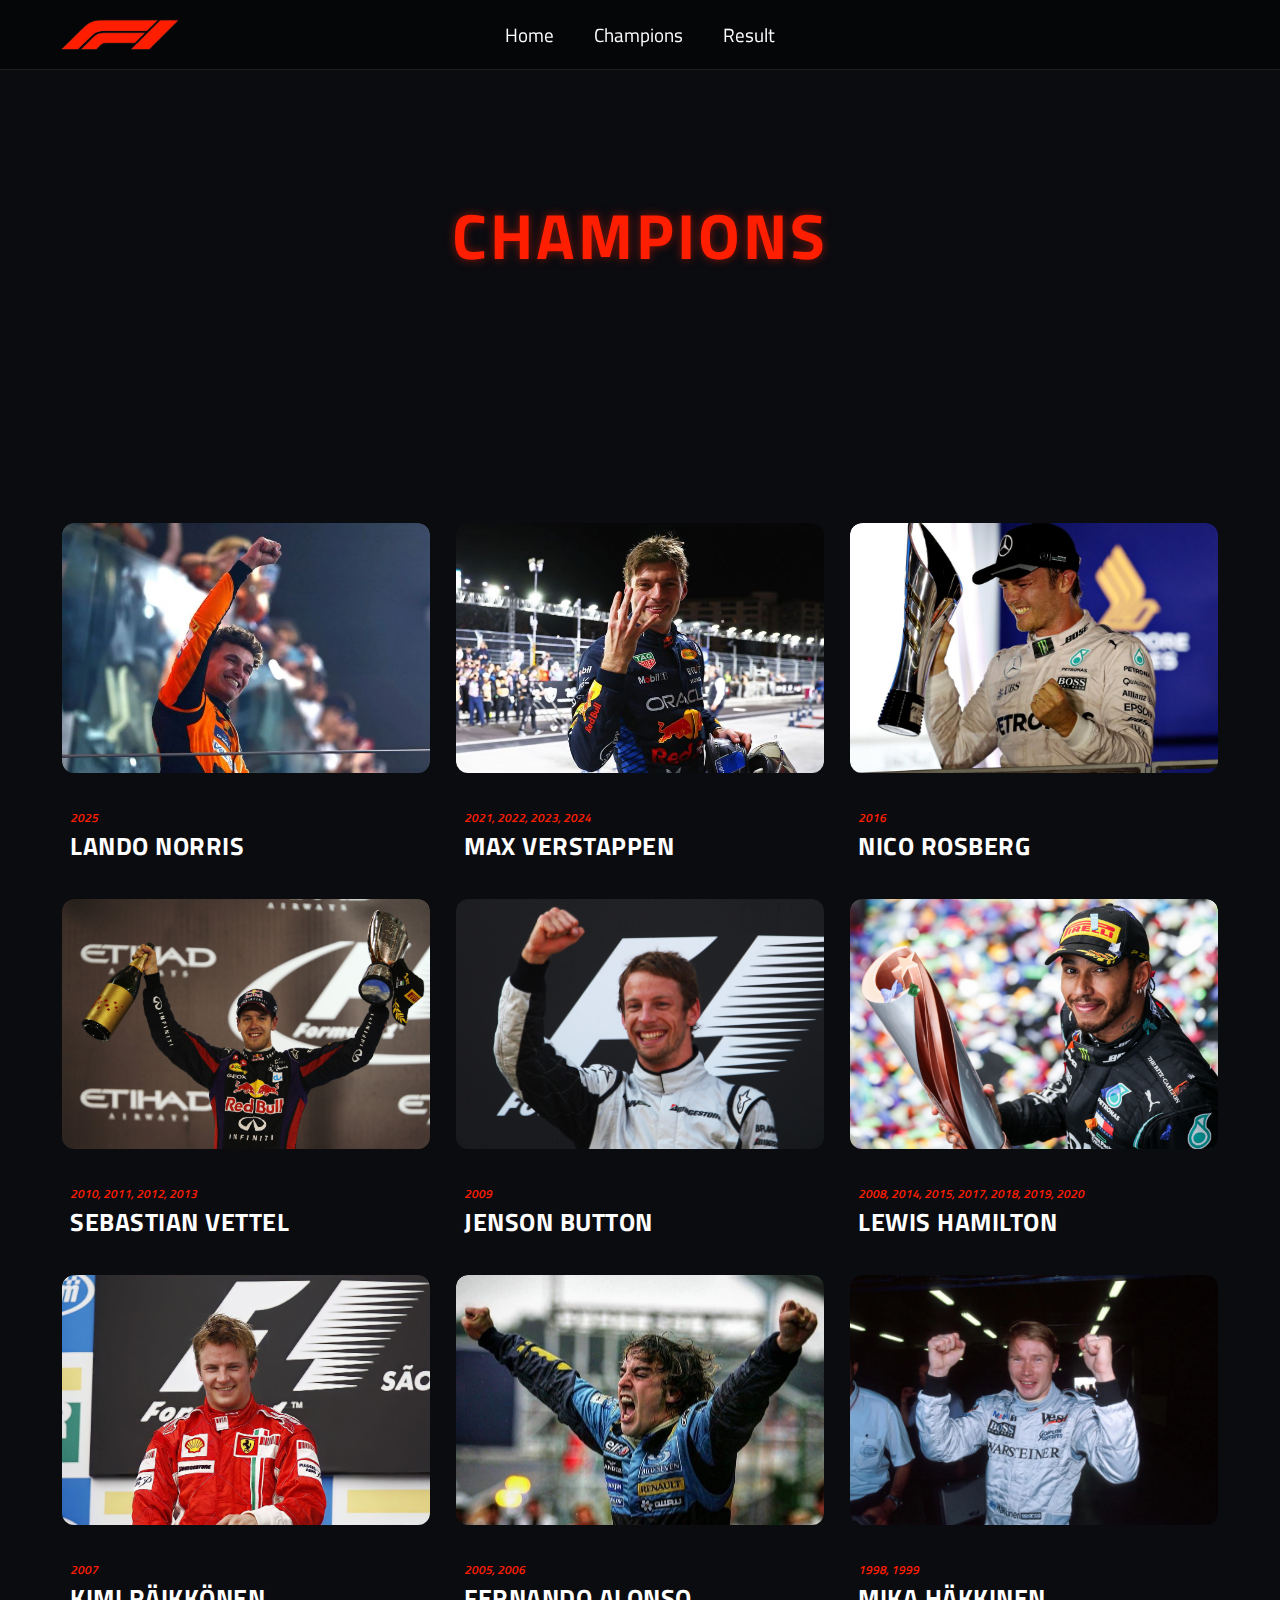
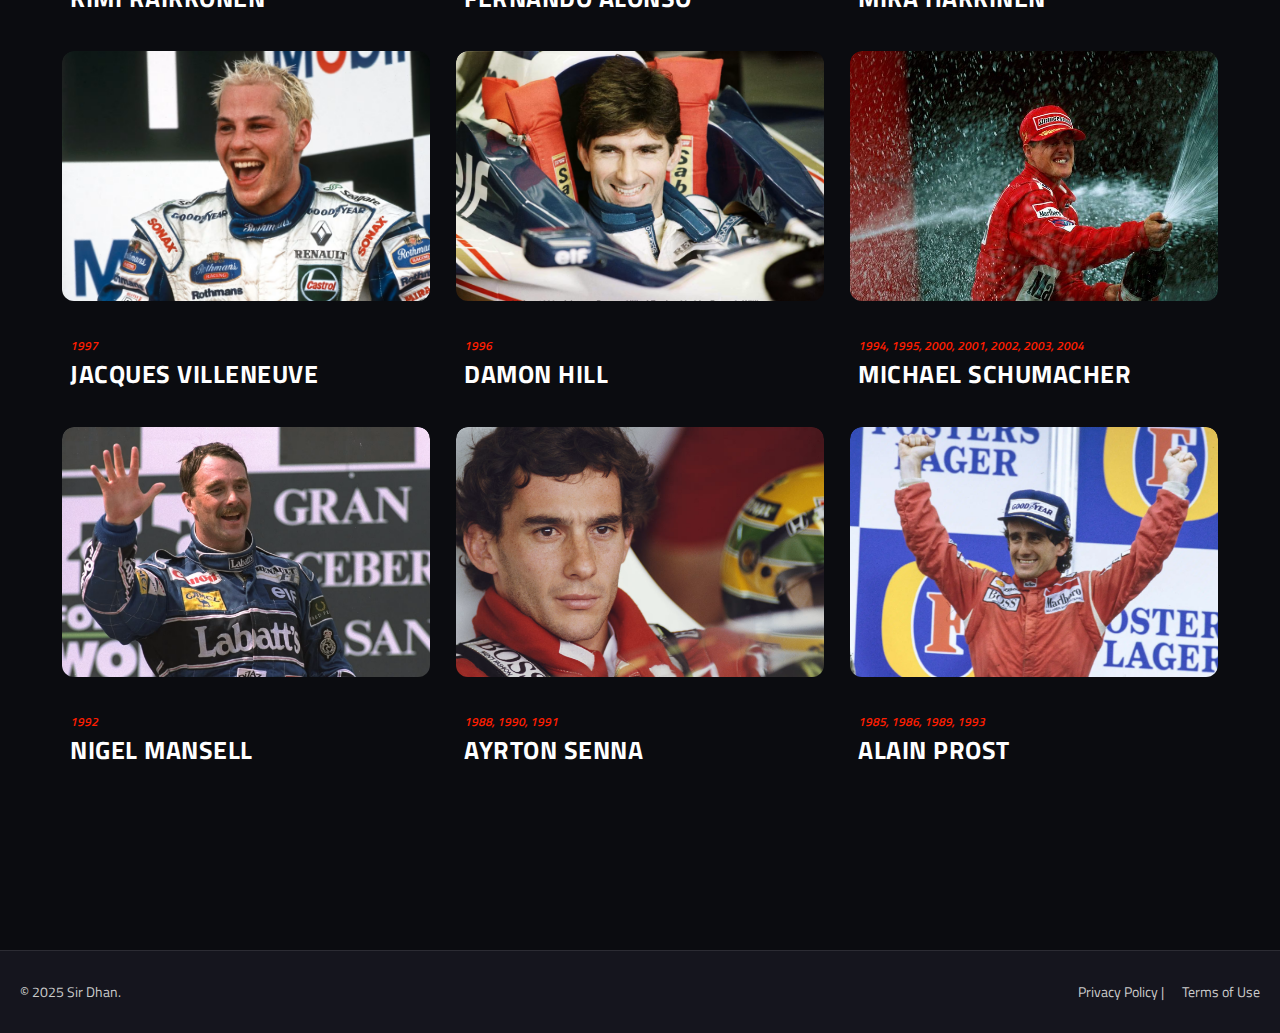
<file: champions.html>
<!DOCTYPE html>
<html lang="en">
<head>
  <meta charset="UTF-8" />
  <meta name="viewport" content="width=device-width, initial-scale=1.0"/>
  <title>F1 Hall of Fame - Champions</title>
  <link rel="stylesheet" href="champions.css"> 
  <link href="https://fonts.googleapis.com/css2?family=Titillium+Web:wght@400;600;700&display=swap" rel="stylesheet">
</head>
<script src="champions.js"></script> 
<body>
  <nav class="navbar">

    <a class="navbar-brand d-flex align-items-center" href="index.html">
          <img src="f1logo.png" alt="F1" class="f1-logo" />
        </a>

    <ul>
      <li><a href="index.html">Home</a></li>
      <li><a href="#" class="active">Champions</a></li>
      <li><a href="result.html">Result</a></li>
    </ul>
  </nav>

  <section class="hero champions-hero">
    <h1>CHAMPIONS</h1>
  </section>


  <main>
    <section class="driver-grid-section">
      <!-- <h2>World Champions</h2> -->
      <div id="driver-grid" class="driver-grid">
      </div>
    </section>

    <section id="profile-content" class="profile-content">
      <div class="profile-container">
        <!-- <img id="profile-image" src="" alt="Driver Image" class="profile-image">
        <div class="profile-text">
          <h2 id="profile-fullname">Loading...</h2>
          <p id="profile-bio">Loading biography...</p>
          <p><strong>World Championship Years:</strong> <span id="profile-years">Loading...</span></p>
          <p><strong>Notable Teams:</strong> <span id="profile-teams">Loading...</span></p>
        </div> -->
      </div>
    </section>
  </main>

  <footer>
    <div class="footer-content">
      <p>&copy; 2025 Sir Dhan.</p>
      <div class="footer-links">
        <a href="#">Privacy Policy</a> | <a href="#">Terms of Use</a>
      </div>
    </div>
  </footer>
</body>
</html>
</file>
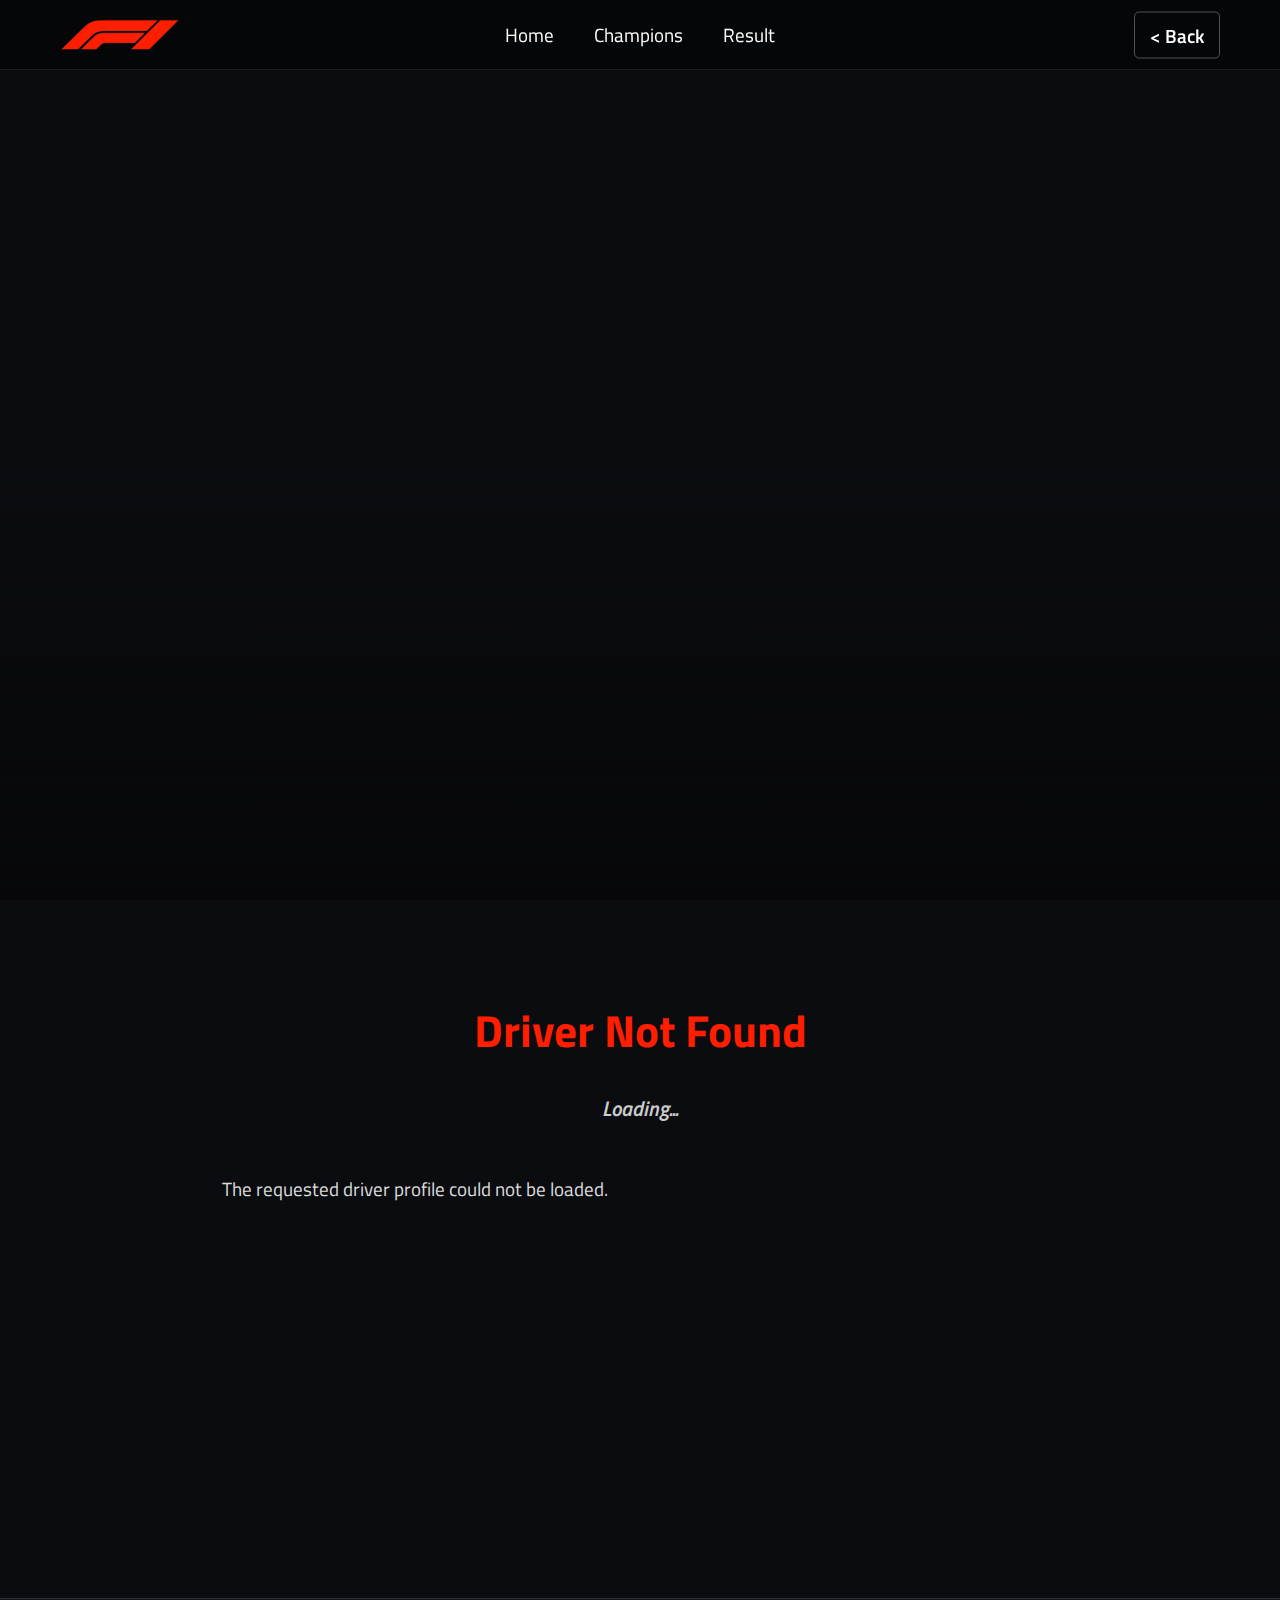
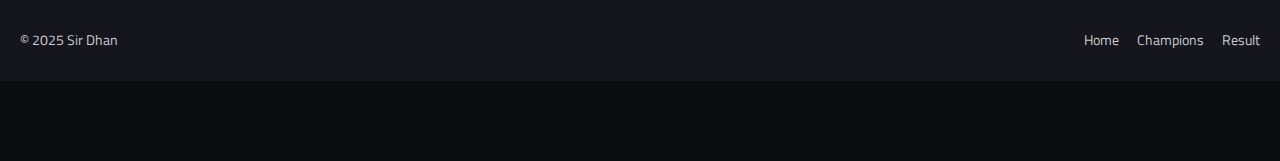
<file: driver-profile.html>
<!DOCTYPE html>
<html lang="en">
<head>
  <meta charset="UTF-8" />
  <meta name="viewport" content="width=device-width, initial-scale=1.0"/>
  <title id="profile-title">F1 Champion Profile</title>
  <link rel="stylesheet" href="driver-profile.css"> 
  <link href="https://fonts.googleapis.com/css2?family=Titillium+Web:wght@400;600;700&display=swap" rel="stylesheet">
</head>
 <script src="champions.js"></script>
<body>

  <nav class="navbar">

    <a class="navbar-brand d-flex align-items-center" href="index.html">
          <img src="f1logo.png" alt="F1" class="f1-logo" />
        </a>

    <ul>
      <li><a href="index.html">Home</a></li>
      <li><a href="champions.html">Champions</a></li>
      <li><a href="result.html">Result</a></li>
    </ul>
    
    <a href="champions.html" class="btn-back" id="back-button">
      &lt; Back
    </a>
    </nav>

  <section id="profile-hero-section" class="hero profile-hero">
  </section>
  
  <section class="profile-content">
    <div class="profile-container">
      
      <h2 id="profile-fullname" class="profile-fullname">Loading...</h2>

      <p id="profile-years" class="profile-years">Loading...</p>

      <div id="profile-bio-container" class="profile-bio-container">
        </div>

      <div id="profile-image-gallery" class="profile-image-gallery">
        </div>

      <blockquote id="profile-quote" class="profile-quote">
        </blockquote>
      <p id="profile-author" class="profile-author"></p>

    </div>
  </section>

  <footer>
    <div class="footer-content">
      <p>&copy; 2025 Sir Dhan</p>
      <div class="footer-links">
        <a href="index.html">Home</a>
        <a href="champions.html">Champions</a>
        <a href="result.html">Result</a>
      </div>
    </div>
  </footer>

</body>
</html>
</file>
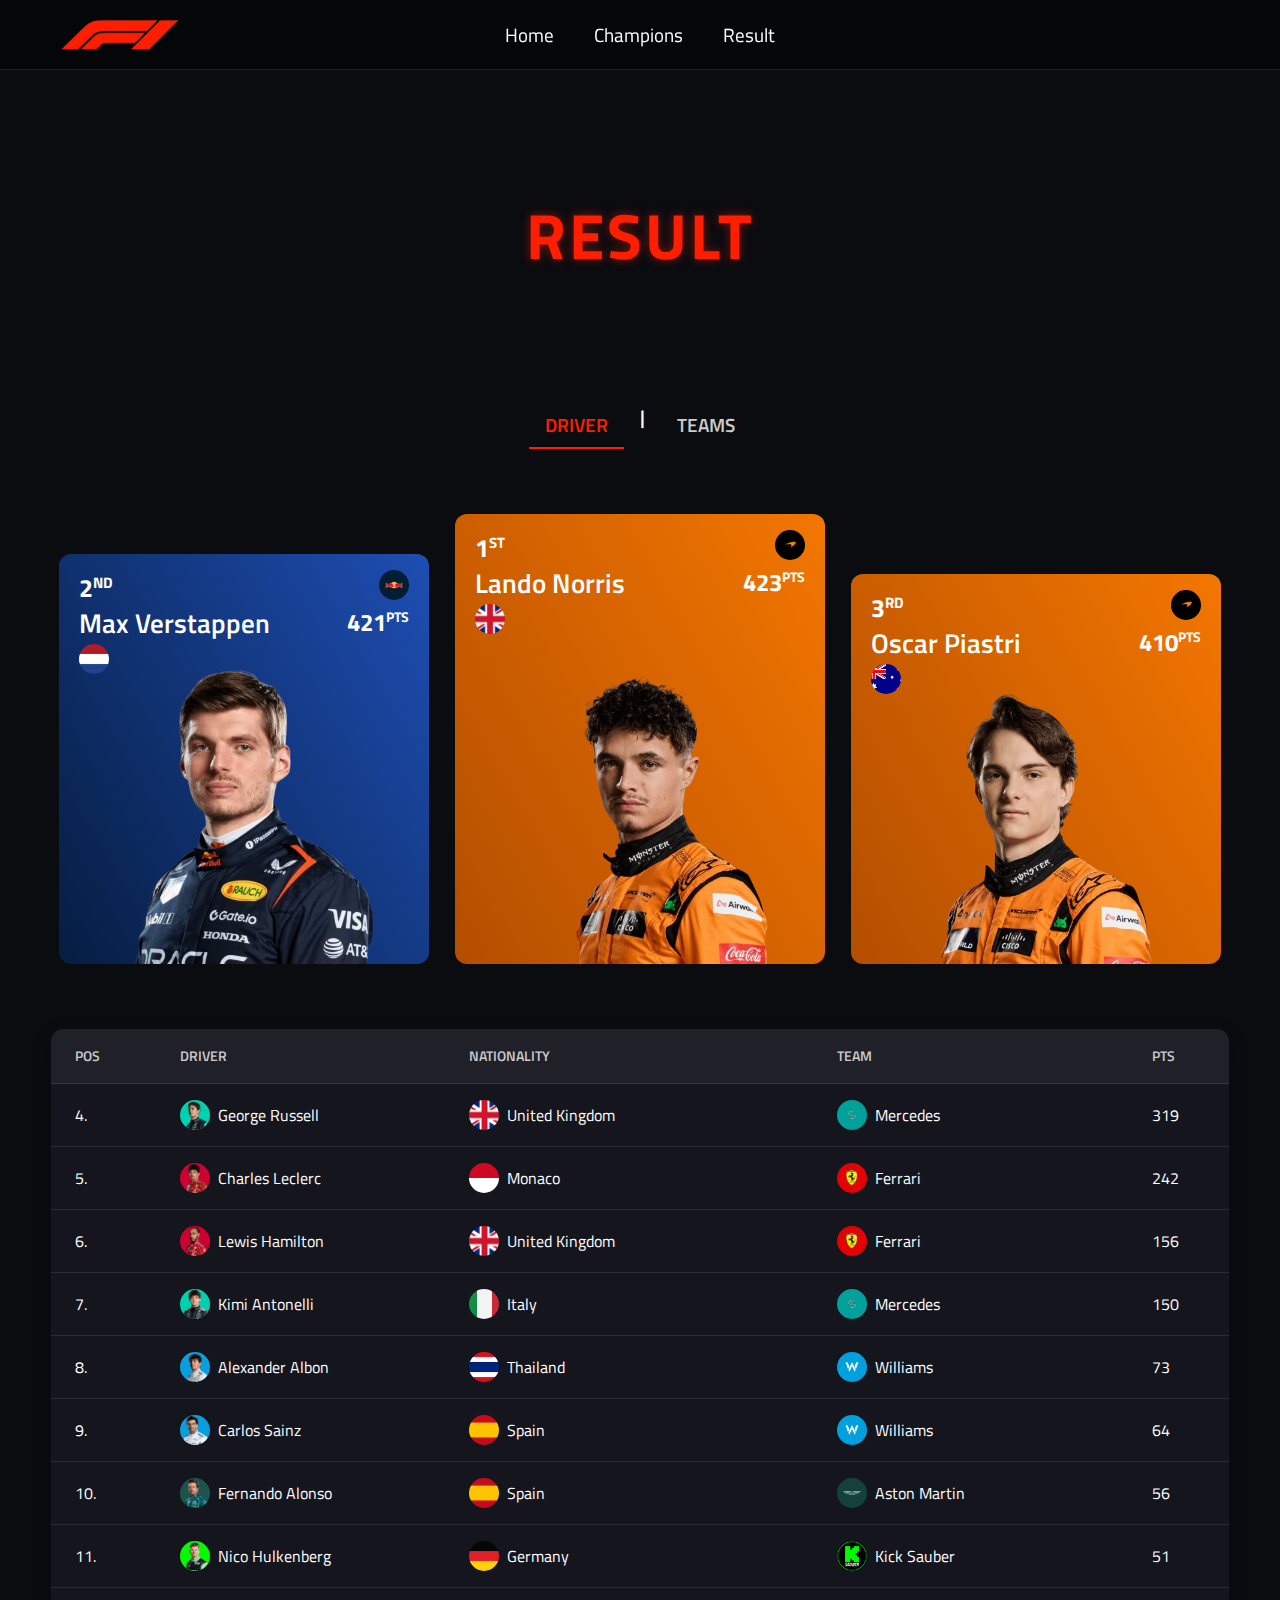
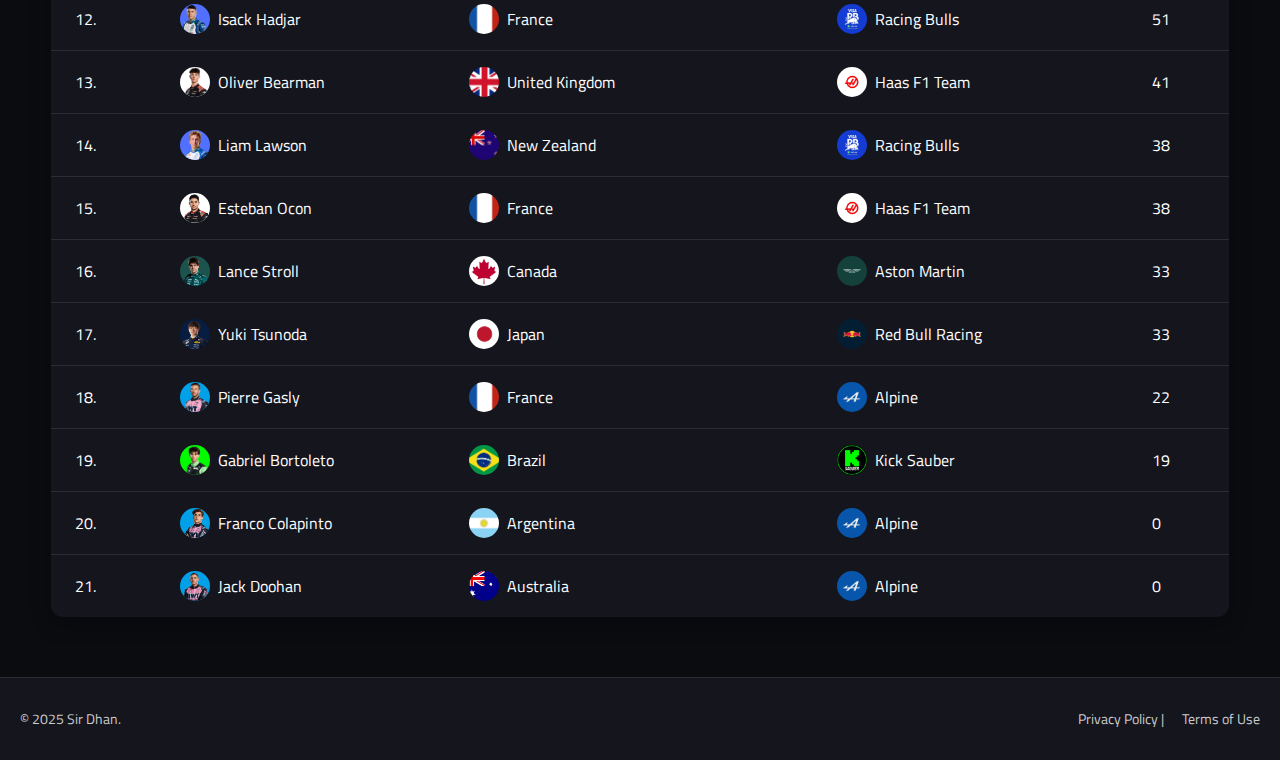
<file: result.html>
<!DOCTYPE html>
<html lang="en">
<head>
  <meta charset="UTF-8" />
  <meta name="viewport" content="width=device-width, initial-scale=1.0"/>
  <title>Formula 1 Results</title>
  <link rel="stylesheet" href="result.css">
  <link href="https://fonts.googleapis.com/css2?family=Titillium+Web:wght@400;600;700&display=swap" rel="stylesheet">

</head>
<script src="script.js"></script>
<body>
  <nav class="navbar">

    <a class="navbar-brand d-flex align-items-center" href="index.html">
          <img src="f1logo.png" alt="F1" class="f1-logo" />
        </a>

    <ul>
      <li><a href="index.html">Home</a></li>
      <li><a href="champions.html">Champions</a></li>
      <li><a href="#" class="active">Result</a></li>
    </ul>
  </nav>

  <section class="hero result-hero">
    <h1>RESULT</h1>
  </section>

  <div class="result-tabs">
    <button class="tab-button active" data-tab="drivers">DRIVER</button> | <button class="tab-button" data-tab="teams">TEAMS</button> </div>

  <div class="standings-container">
    <div id="main-content"> <section class="top-drivers">
        <div class="driver-card-result blue" id="oscar-card">
          <div class="position">2<sup class="position-suffix">ND</sup></div>
          <div class="driver-name">Max Verstappen</div>
          <div class="top-3-nationality-container">
                <img src="netherland.jfif" alt="netherland" class="driver-nationality" id="netherland-flag">
              </div>
          <div class="points">421<sup class="points-suffix">PTS</sup></div>
          <img src="redbull-logo.jfif" alt="Red Bull" class="logo-image">
          <img src="verstappen.png" alt="Max Verstappen" class="driver-image" id="max-img">
        </div>

        <div class="driver-card-result orange" id="lando-card">
          <div class="position">1<sup class="position-suffix">ST</sup></div>
          <div class="driver-name">Lando Norris </div>
          <div class="top-3-nationality-container">
                <img src="UK.jfif" alt="UnitedKingdom" class="driver-nationality" id="uk-flag">
              </div>
          <div class="points">423<sup class="points-suffix">PTS</sup></div>
          <img src="McLaren-logo.jfif" alt="Mclaren" class="logo-image">
          <img src="norris.png" alt="Lando Norris" class="driver-image">
        </div>

        <div class="driver-card-result orange" id="max-card">
          <div class="position">3<sup class="position-suffix">RD</sup></div>
          <div class="driver-name">Oscar Piastri</div>
          <div class="top-3-nationality-container">
                <img src="australia.jfif" alt="Australia" class="driver-nationality" id="australia-flag">
              </div>
          <div class="points">410<sup class="points-suffix">PTS</sup></div>
          <img src="McLaren-logo.jfif" alt="Mclaren" class="logo-image" id="redbull-logo">
          <img src="piastri.png" alt="Oscar Piastri" class="driver-image" id="oscar-img">
        </div>
      </section>

      <section class="ranking-table">
        <div class="table-header">
          <div>Pos</div>
          <div>Driver</div>
          <div>Nationality</div>
          <div>Team</div>
          <div>PTS</div>
        </div>

        <div class="table-row">
          <div>4.</div>
          <div class="driver-info">
            <img src="george.png" alt="George Russell" class="driver-avatar" id="mercedes-img">
            George Russell
          </div>
          <div class="nationality-container">
            <img src="UK.jfif" alt="UnitedKingdom" class="driver-nationality" id="uk-flag">
            United Kingdom
          </div>
          <div class="team-container">
            <img src="mercedes-logo.jfif" alt="Mercedes" class="teams-logo" id="mercedeslogo-img">
            Mercedes
          </div>
          <div>319</div>
        </div>

        <div class="table-row">
          <div>5.</div>
          <div class="driver-info">
            <img src="charles.png" alt="Charles Leclerc" class="driver-avatar" id="ferrari-img">
            Charles Leclerc
          </div>
          <div class="nationality-container">
            <img src="monaco.png" alt="Monaco" class="driver-nationality" id="monaco-flag">
            Monaco
          </div>
          <div class="team-container">
            <img src="ferrari-logo.jfif" alt="logo-Ferrari" class="teams-logo" id="ferrari-logo-img">
            Ferrari
          </div>
          <div>242</div>
        </div>

        <div class="table-row">
          <div>6.</div>
          <div class="driver-info">
            <img src="hamilton.png" alt="Lewis Hamilton" class="driver-avatar" id="ferrari-img">
            Lewis Hamilton
          </div>
          <div class="nationality-container">
            <img src="UK.jfif" alt="UnitedKingdom" class="driver-nationality" id="uk-flag">
            United Kingdom
          </div>
          <div class="team-container">
            <img src="ferrari-logo.jfif" alt="logo-ferrari" class="teams-logo" id="ferrarilogo-img">
            Ferrari
          </div>
          <div>156</div>
        </div>

        <div class="table-row">
          <div>7.</div>
          <div class="driver-info">
            <img src="antonelli.png" alt="Kimi Antonelli" class="driver-avatar" id="mercedes-img">
            Kimi Antonelli
          </div>
          <div class="nationality-container">
            <img src="italy.jfif" alt="Italy" class="driver-nationality" id="italy-flag">
            Italy
          </div>
          <div class="team-container">
            <img src="mercedes-logo.jfif" alt="Mercedes" class="teams-logo" id="ferrarilogo-img">
            Mercedes
          </div>
          <div>150</div>
        </div>

        <div class="table-row">
          <div>8.</div>
          <div class="driver-info">
            <img src="albon.png" alt="Alexander Albon" class="driver-avatar" id="williams-img">
            Alexander Albon
          </div>
          <div class="nationality-container">
            <img src="thailand.jfif" alt="Thailand" class="driver-nationality" id="thailand-flag">
            Thailand
          </div>
          <div class="team-container">
            <img src="williams-logo.jfif" alt="Williams" class="teams-logo" id="williasmlogo-img">
            Williams
          </div>
          <div>73</div>
        </div>

        <div class="table-row">
          <div>9.</div>
          <div class="driver-info">
            <img src="sainz.png" alt="Carlos Sainz" class="driver-avatar" id="williams-img">
            Carlos Sainz
          </div>
          <div class="nationality-container">
            <img src="spain.jfif" alt="Spain" class="driver-nationality" id="spain-flag">
            Spain
          </div>
          <div class="team-container">
            <img src="williams-logo.jfif" alt="Williams" class="teams-logo" id="williasmlogo-img">
            Williams
          </div>
          <div>64</div>
        </div>

        <div class="table-row">
          <div>10.</div>
          <div class="driver-info">
            <img src="alonso.png" alt="Fernando Alonso" class="driver-avatar" id="astonmartin-img">
            Fernando Alonso
          </div>
          <div class="nationality-container">
            <img src="spain.jfif" alt="Spain" class="driver-nationality" id="spain-flag">
            Spain
          </div>
          <div class="team-container">
            <img src="astonmartin-logo.jfif" alt="Aston Martin" class="teams-logo" id="astonamrtinlogo-img">
            Aston Martin
          </div>
          <div>56</div>
        </div>

        <div class="table-row">
          <div>11.</div>
          <div class="driver-info">
            <img src="hulkenberg.png" alt="Nico Hulkenberg" class="driver-avatar" id="kicksauber-img">
            Nico Hulkenberg
          </div>
          <div class="nationality-container">
            <img src="german.jfif" alt="German" class="driver-nationality" id="german-flag">
            Germany
          </div>
          <div class="team-container">
            <img src="kicksauber.jfif" alt="Kicksauber" class="teams-logo" id="kicksauberlogo-img">
            Kick Sauber
          </div>
          <div>51</div>
        </div>

        <div class="table-row">
          <div>12.</div>
          <div class="driver-info">
            <img src="hadjar.png" alt="Isack Hadjar" class="driver-avatar" id="racingbulls-img">
            Isack Hadjar
          </div>
          <div class="nationality-container">
            <img src="france.jfif" alt="France" class="driver-nationality" id="france-flag">
            France
          </div>
          <div class="team-container">
            <img src="racingbull-logo.jfif" alt="Racing Bulls" class="teams-logo" id="racingbullslogo-img">
            Racing Bulls
          </div>
          <div>51</div>
        </div>

        <div class="table-row">
          <div>13.</div>
          <div class="driver-info">
            <img src="bearman.png" alt="Oliver Bearman" class="driver-avatar" id="haas-img">
            Oliver Bearman
          </div>
          <div class="nationality-container">
            <img src="UK.jfif" alt="UnitedKingdom" class="driver-nationality" id="uk-flag">
            United Kingdom
          </div>
          <div class="team-container">
            <img src="haas-logo.jfif" alt="Haas F1 Team" class="teams-logo" id="haaslogo-img">
            Haas F1 Team
          </div>
          <div>41</div>
        </div>

        <div class="table-row">
          <div>14.</div>
          <div class="driver-info">
            <img src="lawson.webp" alt="Liam Lawson" class="driver-avatar" id="racingbulls-img">
            Liam Lawson
          </div>
          <div class="nationality-container">
            <img src="new zealand.jfif" alt="New Zealand" class="driver-nationality" id="newzealand-flag">
            New Zealand
          </div>
          <div class="team-container">
            <img src="racingbull-logo.jfif" alt="Racing Bulls" class="teams-logo" id="racingbullslogo-img">
            Racing Bulls
          </div>
          <div>38</div>
        </div>

        <div class="table-row">
          <div>15.</div>
          <div class="driver-info">
            <img src="esteban.png" alt="Esteban Ocon" class="driver-avatar" id="haas-img">
            Esteban Ocon
          </div>
          <div class="nationality-container">
            <img src="france.jfif" alt="France" class="driver-nationality" id="france-flag">
            France
          </div>
          <div class="team-container">
            <img src="haas-logo.jfif" alt="Haas F1 Team" class="teams-logo" id="haaslogo-img">
            Haas F1 Team
          </div>
          <div>38</div>
        </div>

        <div class="table-row">
          <div>16.</div>
          <div class="driver-info">
            <img src="stroll.png" alt="Lance Stroll" class="driver-avatar" id="astonmartin-img">
            Lance Stroll
          </div>
          <div class="nationality-container">
            <img src="canada.jfif"  alt="Canada" class="driver-nationality" id="canada-flag">
            Canada
          </div>
          <div class="team-container">
            <img src="astonmartin-logo.jfif" alt="Aston Martin" class="teams-logo" id="astonamrtinlogo-img">
            Aston Martin
          </div>
          <div>33</div>
        </div>

        <div class="table-row">
          <div>17.</div>
          <div class="driver-info">
            <img src="tsunoda.png" alt="Yuki Tsunoda" class="driver-avatar" id="redbull-img">
            Yuki Tsunoda
          </div>
          <div class="nationality-container">
            <img src="japan.jfif" alt="Japan" class="driver-nationality" id="japan-flag">
            Japan
          </div>
          <div class="team-container">
            <img src="redbull-logo.jfif" alt="Red Bull Racing" class="teams-logo" id="redbulllogo-img">
            Red Bull Racing
          </div>
          <div>33</div>
        </div>

        <div class="table-row">
          <div>18.</div>
          <div class="driver-info">
            <img src="gasly.png" alt="Pierre Gasly" class="driver-avatar" id="alpine-img">
            Pierre Gasly
          </div>
          <div class="nationality-container">
            <img src="france.jfif" alt="France" class="driver-nationality" id="france-flag">
            France
          </div>
          <div class="team-container">
            <img src="alpine-logo.jpg" alt="Alpine" class="teams-logo" id="alpinelogo-img">
            Alpine
          </div>
          <div>22</div>
        </div>

        <div class="table-row">
          <div>19.</div>
          <div class="driver-info">
            <img src="borteleto.png" alt="Gabriel Bortoleto" class="driver-avatar" id="kicksauber-img">
            Gabriel Bortoleto
          </div>
          <div class="nationality-container">
            <img src="brazil.jfif" alt="Brazil" class="driver-nationality" id="brazil-flag">
            Brazil
          </div>
          <div class="team-container">
            <img src="kicksauber.jfif" alt="Kick Sauber" class="teams-logo" id="kicksauberlogo-img">
            Kick Sauber
          </div>
          <div>19</div>
        </div>

        <div class="table-row">
          <div>20.</div>
          <div class="driver-info">
            <img src="colapinto.png" alt="Franco Colapinto" class="driver-avatar" id="alpine-img">
            Franco Colapinto
          </div>
          <div class="nationality-container">
            <img src="argentina.jfif" alt="Argentina" class="driver-nationality" id="argentina-flag">
            Argentina
          </div>
          <div class="team-container">
            <img src="alpine-logo.jpg" alt="Alpine" class="teams-logo" id="alpinelogo-img">
            Alpine
          </div>
          <div>0</div>
        </div>

        <div class="table-row">
          <div>21.</div>
          <div class="driver-info">
            <img src="doohan.avif" alt="Jack Doohan" class="driver-avatar"  id="doohan-img">
            Jack Doohan
          </div>
          <div class="nationality-container">
            <img src="australia.jfif" alt="Australia" class="driver-nationality" id="australia-flag">
            Australia
          </div>
          <div class="team-container">
            <img src="alpine-logo.jpg" alt="Alpine" class="teams-logo" id="alpinelogo-img">
            Alpine
          </div>
          <div>0</div>
        </div>
      
      </section>
    </div> </div>

  <footer>
    <div class="footer-content">
      <p>&copy; 2025 Sir Dhan.</p>
      <div class="footer-links">
        <a href="#">Privacy Policy</a> | <a href="#">Terms of Use</a>
      </div>
    </div>
  </footer>
</body>
</html>
</file>
<file: champions.css>
* {
  margin: 0;
  padding: 0;
  box-sizing: border-box;
}

body {
  background-color: #0B0C10;
  font-family: 'Titillium Web', sans-serif;
  color: white;
  overflow-x: hidden;
}

.navbar .f1-logo {
  width: 120px;
  height: auto;
  position: absolute;
  left: 60px;
  top: 50%;
  transform: translateY(-50%);
}


.navbar {
  position: fixed;
  top: 0;
  width: 100%;
  padding: 20px;
  z-index: 100;
  background: rgba(0,0,0,0.5);
  backdrop-filter: blur(10px);
  border-bottom: 1px solid rgba(255, 255, 255, 0.1);
}

.navbar ul {
  display: flex;
  justify-content: center;
  list-style: none;
  gap: 40px;
}

.navbar a {
  color: white;
  text-decoration: none;
  font-size: 1.2rem;
  transition: all 0.5s ease-in-out;
}

.navbar a:hover {
  color: #FF1E00;
}


.champions-hero {
  position: relative;
  height: 30vh;
  display: flex;
  align-items: center;
  justify-content: center;
  padding: 0 5%;
  overflow: hidden;
  margin-top: 100px;
  text-align: center;
  /* background: linear-gradient(rgba(0, 0, 0, 0.7), rgba(0, 0, 0, 0.7)), url('hero-bg.jpg'); Opsional: Tambahkan gambar latar */
}

.champions-hero h1 {
  font-size: 4rem;
  font-weight: 700;
  letter-spacing: 3px;
  text-transform: uppercase;
  color: #FF1E00;
  text-shadow: 0 0 10px rgba(255, 30, 0, 0.5);
}

main {
  padding: 20px;
  max-width: 1300px;
  margin: 30px auto;
  margin-top: 100px;
}

.driver-grid-section {
  margin-bottom: 60px;
}

.driver-grid-section h2 {
  font-size: 1.8rem;
  font-weight: 700;
  margin-bottom: 20px;
  text-align: center;
}

.driver-grid {
  display: grid;
  grid-template-columns: repeat(3, 370px);
  justify-content: center;
  gap: 1.5rem;
  padding: 2rem 0;
  width: 100%;
  margin: 0 auto;
}

.driver-card {
  height: 350px;
  border-radius: 12px;
  overflow: hidden;
  position: relative;
  background-color: transparent;
  margin: 1px;
  cursor: pointer;
  transition: transform 0.3s ease, box-shadow 0.3s ease;
  display: flex;
  flex-direction: column;
  justify-content: space-between;
}
/* .driver-card:hover {
  transform: translateY(-5px); 
  transform: scale(1.5);
  
} */

.driver-card .card-image {
  width: 100%;
  height: 250px;
  overflow: hidden;
  display: flex;
  align-items: center;
  justify-content: center;
  border-radius: 12px;
    
}
.card-image img:hover{
      transform: scale(1.2); 
}

.driver-card .card-image img {
  width: 370px;
  height: 100%;
  object-fit: cover;
  object-position: center;
  border-radius: 4px;
  transition: transform 4.0s;
    object-fit: cover;
    
}

.driver-card .card-info {
  padding: 0.5rem;
  background-color: transparent;
  
}

.driver-card .year-text {
  font-size: 0.75rem;
  font-style: italic;
  color: #FF1E00;
  font-weight: 600;
  /* margin-bottom: 0.5rem; */
}

.driver-card .full-name {
  font-size: 25px;
  font-weight: 700;
  text-transform: uppercase;
  letter-spacing: 0.5px;
  color: white;
}


@media (min-width: 768px) {
  .profile-container {
    flex-direction: row;
    align-items: flex-start;
  }
}

.profile-image {
  width: 100%;
  max-width: 300px;
  border-radius: 8px;
  box-shadow: 0 4px 8px rgba(0,0,0,0.5);
}

.profile-text {
  flex: 1;
  padding: 5rem;
}

.profile-text h2 {
  font-size: 2.5rem;
  margin-bottom: 5rem;
  color: #FF1E00;
}

.profile-text p {
  margin-bottom: 1rem;
  line-height: 1.6;
}

footer {
  background-color: #15151E;
  color: #ccc;
  padding: 30px 20px;
  margin-top: 60px;
  border-top: 1px solid rgba(255, 255, 255, 0.1);
  font-size: 0.9rem;
}

.footer-content {
  max-width: 1300px;
  margin: 0 auto;
  display: flex;
  justify-content: space-between;
  align-items: center;
  flex-wrap: wrap;
  gap: 15px;
}

.footer-links a {
  color: #ccc;
  text-decoration: none;
  margin-left: 15px;
  transition: color 0.3s;
}

.footer-links a:hover {
  color: #FF1E00;
}

@media (max-width: 768px) {
  .champions-hero h1 {
    font-size: 2.5rem;
  }
  .driver-grid {
    grid-template-columns: 1fr;
    padding: 1rem 0;
  }
  .driver-card {
    max-width: 100%;
    height: auto;
  }
  .driver-card img {
    width: 80%;
    margin-top: 6rem;
  }
  .profile-container {
    flex-direction: column;
  }
  .footer-content {
      flex-direction: column;
      text-align: center;
  }
  .footer-links {
      margin-top: 10px;
  }
  .footer-links a {
      margin: 0 8px;
  }
}
</file>
<file: driver-profile.css>
* {
  margin: 0;
  padding: 0;
  box-sizing: border-box;
}

body {
  background-color: #0B0C10;
  font-family: 'Titillium Web', sans-serif;
  color: white;
  overflow-x: hidden;
  padding-top: 80px; 
  margin-top: -80px; 
}

.navbar .f1-logo {
  width: 120px;
  height: auto;
  position: absolute;
  left: 60px;
  top: 50%;
  transform: translateY(-50%); 
}


/* --- NAVBAR --- */
.navbar {
  position: fixed;
  top: 0;
  width: 100%;
  padding: 20px;
  z-index: 100;
  background: rgba(0,0,0,0.5);
  backdrop-filter: blur(10px);
  border-bottom: 1px solid rgba(255, 255, 255, 0.1);
}

.navbar ul {
  display: flex;
  justify-content: center;
  list-style: none;
  gap: 40px;
}

.navbar a {
  color: white;
  text-decoration: none;
  font-size: 1.2rem;
  transition: all 0.5s ease-in-out;
}

.navbar a:hover {
  color: #FF1E00;
}

#back-button{
  color: white;
  transition: 0.15s ;
}
#back-button :hover{
  color: #FF1E00;
}
.btn-back {
  position: absolute;
  top: 50%; 
  transform: translateY(-50%); 
  background-color: transparent;
  border: 1px solid rgba(255,255,255,0.3);
  color: #FF1E00;
  padding: 8px 15px;
  right: 60px; 
  border-radius: 5px;
  text-decoration: none;
  font-weight: 600;
  transition: background-color 0.3s;
}

.btn-back:hover {
  background-color: #FF1E00; 
}

/* --- HERO SECTION --- */
.hero {
  position: relative;
  height: 100vh; 
  display: flex;
  align-items: center;
  justify-content: center;
  padding: 0 5%;
  overflow: hidden;
  margin-top: 0;
  text-align: center;
  position: absolute;
  top: 0; left: 0; width: 100%; height: 100%;
  background: linear-gradient(to bottom, rgba(11,12,16,0) 50%, #0B0C10 100%);
  z-index: -3;

}

.profile-hero {
  position: relative;
  height: 100vh;
  width: 100%;
  display: flex;
  filter: brightness(60%);
  align-items: center;
  justify-content: center;
  background-size: cover;
  background-position: center; 
  background-repeat: no-repeat;
  transition: background-image 0.5s ease-in-out;
  
}


.champions-hero h1,
.profile-hero h1 {
  font-size: 8rem; 
  font-weight: 700;
  letter-spacing: 5px;
  text-transform: uppercase;
  color: #FF1E00;
  text-shadow: 0 0 15px rgba(255, 30, 0, 0.8), 0 0 5px rgba(0, 0, 0, 0.5);
  z-index: 2; 
  position: relative;
}


/* --- PROFILE CONTENT (driver-profile.html) --- */

.profile-content {
  padding: 2rem 0;
  width: 100%;
  max-width: 1000px;
  margin: 0 auto;
  margin-top: 2rem;
}

/* Kontainer Detail Profil */
.profile-container {
  max-width: 900px;
  margin: 0 auto;
  padding: 2rem;
  display: flex;
  flex-direction: column;
  align-items: center;
  gap: 1.5rem;
}

/* Judul Profil */
.profile-fullname {
  font-size: 2.8rem;
  margin-bottom: 0.25rem;
  color: #FF1E00;
  text-align: center;
}

/* Tahun Juara */
.profile-years {
  font-size: 1.3rem;
  font-style: italic;
  font-weight: 600;
  color: #ccc;
  margin-bottom: 1.5rem;
  text-align: center;
}

/* Wadah Biografi */
.profile-bio-container {
  margin-bottom: 2rem;
  line-height: 1.8;
  color: #ddd;
  width: 100%;
  font-size: 1.2rem;
}

.profile-bio-container p {
  margin-bottom: 1.2rem;
  font-size: 2.0rm;
  text-align: justify;
}

/* Galeri Gambar Tambahan */
.profile-image-gallery {
  display: grid;
  grid-template-columns: repeat(auto-fit, minmax(280px, 1fr));
  gap: 1.5rem;
  margin: 2rem 0;
  width: 100%;
}

.profile-image-gallery img {
  width: 100%;
  height: auto;
  border-radius: 8px;
  box-shadow: 0 4px 8px rgba(0,0,0,0.5);
  object-fit: cover;
}

/* Kutipan */
.profile-quote {
  font-style: italic;
  border-left: 4px solid #FF1E00;
  padding-left: 1.5rem;
  margin: 2rem 0;
  color: #ccc;
  font-size: 1.1rem;
  width: 100%;
}

/* Penulis */
.profile-author {
  text-align: right;
  font-size: 0.95rem;
  color: #aaa;
  font-style: italic;
  margin-top: 1rem;
  width: 100%;
}

/* --- FOOTER --- */
footer {
  background-color: #15151E;
  color: #ccc;
  padding: 30px 20px;
  margin-top: 60px;
  border-top: 1px solid rgba(255, 255, 255, 0.1);
  font-size: 0.9rem;
}

.footer-content {
  max-width: 1300px;
  margin: 0 auto;
  display: flex;
  justify-content: space-between;
  align-items: center;
  flex-wrap: wrap;
  gap: 15px;
}

.footer-links a {
  color: #ccc;
  text-decoration: none;
  margin-left: 15px;
  transition: color 0.3s;
}

.footer-links a:hover {
  color: #FF1E00;
}


/* --- RESPONSIVE --- */
@media (max-width: 768px) {
  .champions-hero h1,
  .profile-hero h1 {
    font-size: 3.5rem; 
    letter-spacing: 2px;
  }
  .driver-grid {
    grid-template-columns: 1fr;
    padding: 1rem 0;
  }
  .driver-card {
    max-width: 100%;
    height: auto;
  }
  .driver-card .card-image img {
    width: 100%;
    margin-top: 0;
  }
  .profile-container {
    padding: 1rem;
  }
  .profile-fullname {
    font-size: 2.2rem;
  }
  .profile-years {
    font-size: 1.1rem;
  }
  .profile-image-gallery {
    grid-template-columns: 1fr;
  }
  .footer-content {
    flex-direction: column;
    text-align: center;
  }
  .footer-links {
    margin-top: 10px;
  }
  .footer-links a {
    margin: 0 8px;
  }
}
</file>
<file: result.css>
* {
  margin: 0;
  padding: 0;
  box-sizing: border-box;
}

body {
  background-color: #0B0C10;
  font-family: 'Titillium Web', sans-serif;
  color: white;
  overflow-x: hidden;
}

.navbar .f1-logo {
  width: 120px;
  height: auto;
  position: absolute;
  left: 60px;
  top: 50%;
  transform: translateY(-50%);
}

.navbar {
  position: fixed;
  top: 0;
  width: 100%;
  padding: 20px;
  z-index: 100;
  background: rgba(0,0,0,0.5);
  backdrop-filter: blur(10px);
  border-bottom: 1px solid rgba(255, 255, 255, 0.1);
}

.navbar ul {
  display: flex;
  justify-content: center;
  list-style: none;
  gap: 40px;
}

.navbar a {
  color: white;
  text-decoration: none;
  font-size: 1.2rem;
  transition: all 0.5s ease-in-out;
}

.navbar a:hover {
  color: #FF1E00;
}


/* --- HERO SECTION (Untuk Result Page) --- */
.result-hero {
  position: relative;
  height: 30vh;
  display: flex;
  align-items: center;
  justify-content: center;
  padding: 0 5%;
  overflow: hidden;
  margin-top: 100px;
  text-align: center;
}

.result-hero h1 {
  font-size: 4rem;
  font-weight: 700;
  letter-spacing: 3px;
  text-transform: uppercase;
  color: #FF1E00;
  text-shadow: 0 0 10px rgba(255, 30, 0, 0.5);
}

/* --- MAIN CONTENT (Container Utama seperti di Home) --- */
main {
  padding: 20px;
  max-width: 1300px;
  margin: 30px auto;
  margin-top: 100px;
}

/* --- SECTION CONTAINER (Sama seperti Home) --- */
.section-container {
  margin-bottom: 60px;
}

.section-header {
  display: flex;
  justify-content: space-between;
  align-items: flex-end;
  margin-bottom: 20px;
}

h2 {
  font-size: 1.8rem;
  font-weight: 700;
}


/* --- CUSTOM STYLES FOR RESULT PAGE --- */
.result-tabs {
  text-align: center;
  margin: 2rem 0;
  font-size: 1.2rem;
  font-weight: 600;
  display: flex;
  justify-content: center;
  gap: 1rem;
}

.result-tabs .tab-button {
  cursor: pointer;
  padding: 0.5rem 1rem;
  color: #ccc;
  border-bottom: 2px solid transparent;
  transition: color 0.2s, border-bottom 0.2s;
  text-decoration: none;
}

.result-tabs .tab-button:hover,
.result-tabs .tab-button.active {
  color: #FF1E00;
  border-bottom: 2px solid #FF1E00;
}


/* --- STANDINGS CONTAINER (Baru) --- */
.standings-container {
  width: 100%;
  padding: 0;
  margin: 0;
}

.top-drivers {
  display: flex;
  justify-content: center;
  gap: 1.5rem;
  flex-wrap: nowrap;
  padding: 2rem 0;
  margin-bottom: 2rem;
}

.driver-card-result {
  width: 370px;
  height: 450px;
  border-radius: 12px;
  overflow: hidden;
  position: relative;
  display: flex;
  flex-direction: column;
  align-items: center;
  justify-content: space-between;
  padding: 1rem;
  text-align: center;
  background-color: #15151E;
  margin: 1px;
}

.driver-card-result.orange {
  background: linear-gradient(60deg, #B34E00, #F37600);
  /* box-shadow: 0 8px 20px #F37600;*/
  
}

.driver-card-result.blue {
  background: linear-gradient(60deg, #061D41, #1e4eb3);
}

#oscar-card{
  height: 410px;
  top: 40px;
  
}

#oscar-img{
margin-top: 95px;
}

#max-card{
  height: 390px;
  top: 60px;
}

#max-img{
  margin-top: 95px;
}

.position-suffix {
  font-size: 0.6em;
  vertical-align: super;
}

.points-suffix{
  font-size: 0.6em;
  vertical-align: super;
  
}

.position {
  position: absolute;
  top: 10px;
  left: 10px;
  /*background: rgba(0, 0, 0, 0.6);*/
  padding: 0.3rem 0.6rem;
  border-radius: 6px;
  font-weight: bold;
  font-size: 25px;
}

.driver-name {
  position: absolute;
  top: 40px;
  left: 20px;
  font-size: 1.7rem;
  font-weight: 600;
  margin-top: 0.5rem;
}

.points {
  position: absolute;
  top: 50px;
  right: 20px;
  font-size: 1.5rem;
  font-weight: 700;
  /*margin-top: 0.5rem;*/
}

.driver-image {
  width: 300px;
  height: 300px;
  object-fit: cover;
  object-position: top;
  border-radius: 8px;
  margin-top: 8.5rem;
}

.top-3-nationality-container{
  position: absolute;
  height: 30px;
  width: 30px;
  border-radius: 100%;
  left: 20px;
  top: 90px;
  object-fit: cover;
}

.logo-image{
  position: absolute;
  height: 30px;
  width: 30px;
  border-radius: 100%;
  right: 20px;
  object-fit: cover;
}


#ferrari-img{
  background-color: #CE0031;
}

#mercedes-img {
    background-color: #00D1B1;
}

#williams-img{
  background-color: #099EDE;
}

#redbull-img{
  background-color: #061D41;
}

#kicksauber-img{
    background-color: #01FC00;
}

#racingbulls-img{
  background-color: #5170FF;
}

#haas-img{
  background-color: white;
}

#astonmartin-img{
  background-color: #1C544D;
}

#alpine-img{
  background-color: #00A1E8;
}

.ranking-table {
  background-color: #15151E;
  border-radius: 12px;
  overflow: hidden;
  box-shadow: 0 8px 20px rgba(0, 0, 0, 0.3);
  padding: 0;
  width: 100%;
  max-width: 92%;
  margin: 0 auto;
}

.table-header {
  display: grid;
  grid-template-columns: 0.4fr 1.1fr 1.4fr 1.2fr 0.2fr;
  padding: 1rem 1.5rem;
  background-color: rgba(255, 255, 255, 0.05);
  border-bottom: 1px solid rgba(255, 255, 255, 0.1);
  font-weight: 600;
  text-transform: uppercase;
  font-size: 0.9rem;
  color: #ccc;
}

.table-row {
  display: grid;
  grid-template-columns: 0.4fr 1.1fr 1.4fr 1.2fr 0.2fr;
  padding: 1rem 1.5rem;
  border-bottom: 1px solid rgba(255, 255, 255, 0.1);
  align-items: center;
  color: white;
}

.table-row:last-child {
  border-bottom: none;
}

.driver-info {
  display: flex;
  align-items: center;
  gap: 0.5rem;
}

.driver-avatar {
  width: 30px;
  height: 30px;
  border-radius: 100%;
  object-fit: cover;
}

#doohan-img{
  object-fit: cover;
  object-position: top;
  border-radius: 100px;
  margin-top: 0rem;
  background-color: #00A1E8;
}

.team-container {
  display: flex;
  align-items: center;
  gap: 0.5rem;
}

/* .team-logo { 
  width: 50px;
  height: 50px;
  border-radius: 100%;
  object-fit: fill;
}*/

.nationality-container{
  display: flex;
  align-items: center;
  gap: 0.5rem;

}
.driver-nationality{
  gap: 0.5rem;
  width: 30px;
  height: 30px;
  border-radius: 100%;
  object-fit: cover;
  object-position: center;
  transform: scale(1,1);
  transform-origin: center ;
  align-items: center;

}
/* #canada-flag{
  width: 40px;
} */

.teams-logo{
  /* display: flex; */
  gap: 0.5rem;
  width: 30px;
  height: 30px;
  border-radius: 100%;
  object-fit: cover;
  object-position: center;
  transform: scale(1,1);
  transform-origin: center ;
  align-items: center;
}

/* #mercedeslogo-img{ 
  width: 30px;
  height: 30px;
  border-radius: 100%;
  object-fit: cover;
  object-position: center;
  transform: scale(1,1);
  transform-origin: center ;
/* } */

/* --- FOOTER STYLE BARU --- */
footer {
    background-color: #15151E;
    color: #ccc;
    padding: 30px 20px;
    margin-top: 60px;
    border-top: 1px solid rgba(255, 255, 255, 0.1);
    font-size: 0.9rem;
}

.footer-content {
    max-width: 1300px;
    margin: 0 auto;
    display: flex;
    justify-content: space-between;
    align-items: center;
    flex-wrap: wrap;
    gap: 15px;
}

.footer-links a {
    color: #ccc;
    text-decoration: none;
    margin-left: 15px;
    transition: color 0.3s;
}

.footer-links a:hover {
    color: #FF1E00;
}

@media (max-width: 768px) {
  .result-hero h1 {
    font-size: 2.5rem;
  }
  .top-drivers {
    flex-direction: column;
    align-items: center;
  }
  .driver-card-result {
    width: 90%;
    max-width: 350px;
  }
  .table-header,
  .table-row {
    grid-template-columns: 0.5fr 1fr 1fr 1fr 0.5fr;
    font-size: 0.85rem;
  }
  .footer-content {
      flex-direction: column;
      text-align: center;
  }
  .footer-links {
      margin-top: 10px;
  }
  .footer-links a {
      margin: 0 8px;
  }
}


/* --- TAB CONTENT (Baru) --- */
.tab-content {
  display: none;
}

.tab-content.active {
  display: block;
}

/* --- TEAMS STANDINGS (Baru) --- */
.top-teams {
  display: flex;
  justify-content: center;
  gap: 1.5rem;
  flex-wrap: nowrap;
  padding: 2rem 0;
  margin-bottom: 2rem;
}

.top-teams
.team-card-result .position {
  position: absolute;
  top: 10px;
  left: 10px;
  /* background: rgba(0, 0, 0, 0.6); */
  padding: 0.3rem 0.6rem;
  border-radius: 6px;
  font-weight: bold;
  font-size: 1.1rem;
}


.driver-pair .driver-name {
  font-size: 0.9rem;
}

.team-card-result .points {
  position: absolute;
  top: 10px;
  right: 10px;
  font-size: 1.3rem;
  font-weight: 700;
  color: white;
}

.team-car-image {
  width: 100%;
  height: auto;
  object-fit: cover;
  object-position: center bottom;
  position: absolute;
  bottom: 0;
  left: 0;
  z-index: -1;
  max-height: 70%;
}

/* --- TAB NAVIGATION --- */
.result-tabs {
  text-align: center;
  margin: 2rem 0;
  font-size: 1.2rem;
  font-weight: 600;
  display: flex;
  justify-content: center;
  gap: 1rem;
}

.result-tabs .tab-button {
  cursor: pointer;
  padding: 0.5rem 1rem;
  color: #ccc;
  border: none;
  background: transparent;
  border-bottom: 2px solid transparent;
  transition: color 0.2s, border-bottom 0.2s;
  text-decoration: none;
  font: inherit;
}

.result-tabs .tab-button:hover,
.result-tabs .tab-button.active {
  color: #FF1E00;
  border-bottom: 2px solid #FF1E00;
}


/* Target wadah utama untuk kartu tim di dalam #main-content */
#main-content .top-teams {
  display: flex;
  flex-direction: column;
  justify-content: center;
  align-items: center;
  gap: 1.5rem;
  padding: 2rem 0;
  margin-bottom: 2rem;
}

/* Atur lebar dan tata letak kartu tim agar muat 10 dalam satu baris */
#main-content .team-card-result {
  width: 850px;
  height: 250px;
  border-radius: 12px;
  overflow: hidden;
  position: relative;
  box-shadow: 0 8px 20px rgba(0, 0, 0, 0.5);
  display: flex;
  flex-direction: column;
  align-items: center;
  justify-content: space-between;
  padding: 0.5rem;
  text-align: center;
  margin: 5px;
}

/* --- WARNA TIM --- */
#main-content .team-card-result.mclaren { background: linear-gradient(60deg, #F58D00, #FF8700); }
#main-content .team-card-result.redbull { background-color: #2B4372; }
#main-content .team-card-result.ferrari { background-color: #CE0031  }
#main-content .team-card-result.mercedes { background-color: #00D1B1; }
#main-content .team-card-result.alpine { background-color: #00A1E8; }
#main-content .team-card-result.astonmartin { background-color: #006663; }
#main-content .team-card-result.williams { background-color: #099EDE; }
#main-content .team-card-result.haas { background-color:  #B1B3B6 }
#main-content .team-card-result.kicksauber {background-color: #01FC00; }
#main-content .team-card-result.racingbulls { background-color:#5170FF }

/* Gaya untuk header kiri (posisi dan poin) */
#main-content .card-header-left {
  position: absolute;
  top: 10px;
  left: 10px;
  display: flex;
  flex-direction: column;
  align-items: flex-start;
  gap: 0.25rem;
  z-index: 10;
}

#main-content .card-header-left .position {
  /* background: rgba(0, 0, 0, 0.6); */
  padding: 0.3rem 0.2rem;
  border-radius: 6px;
  font-weight: bold;
  font-size: 1.5rem;
}

.teams-points {
  font-size: 1.3rem;
  color: white;
  position: absolute;
  top: 50px;
  left: 15px;
  font-weight: 700;
}
.teams-points-suffix{
  font-size: 0.6em;
  
}

/* Gaya untuk nama pembalap (di tengah atas) */
#main-content .team-drivers-info {
  display: flex;
  flex-direction: column;
  align-items: center;
  gap: 0.25rem;
  margin-top: 1rem;
  color: white;
  font-size: 1.1rem;
  font-weight: 600;
  width: 100%;
  z-index: 5;
  
}

#main-content .driver-pair {
  display: flex;
  align-items: center;
  gap: 0.5rem;
}

#main-content .driver-pair .driver-avatar {
  width: 30px;
  height: 30px;
  border-radius: 50%;
  object-fit: cover;
}
#mclaren-driver{
  background-color: #B34E00;
}

#mercedes-driver{
  background-color: #006663;
}

#redbull-driver{
  background-color: #061D41;
}

#ferrari-driver{
  background-color: #871731;
}

#williams-driver{
  background-color: #0c84b8;
}

#racingbulls-driver{
  background-color: #2038a3;
}

#astonmartin-driver{
  background-color: #368f8c;
}

#haas-driver{
  background-color: white;
}

#kicksauber-driver{
  background-color: #279a27;
}

#alpine-driver{
  background-color: #047cb0;
}

#main-content .driver-pair .driver-name {
  font-size: 1rem;
  color: white;
}

/* Gaya untuk logo tim (pojok kanan atas) */
#main-content .team-logo-container {
  position: absolute;
  top: 10px;
  right: 10px;
  display: flex;
  align-items: center;
  justify-content: center;
  width: 40px;
  height: 40px;
    border-radius: 50%;
  z-index: 10;
}

#main-content .team-logo-container .team-logo-image {
  width: 30px;
  height: 30px;
  border-radius: 50%;
  object-fit: cover;
}

/* Gaya untuk gambar mobil */
#main-content .team-car-image {
  width: 70%; 
  height: auto;
  object-fit: contain;
  position: absolute;
  bottom: 0;
  left: 50%;
  transform: translateX(-50%);
  z-index: -1;
  max-height: 70%;
}
</file>
